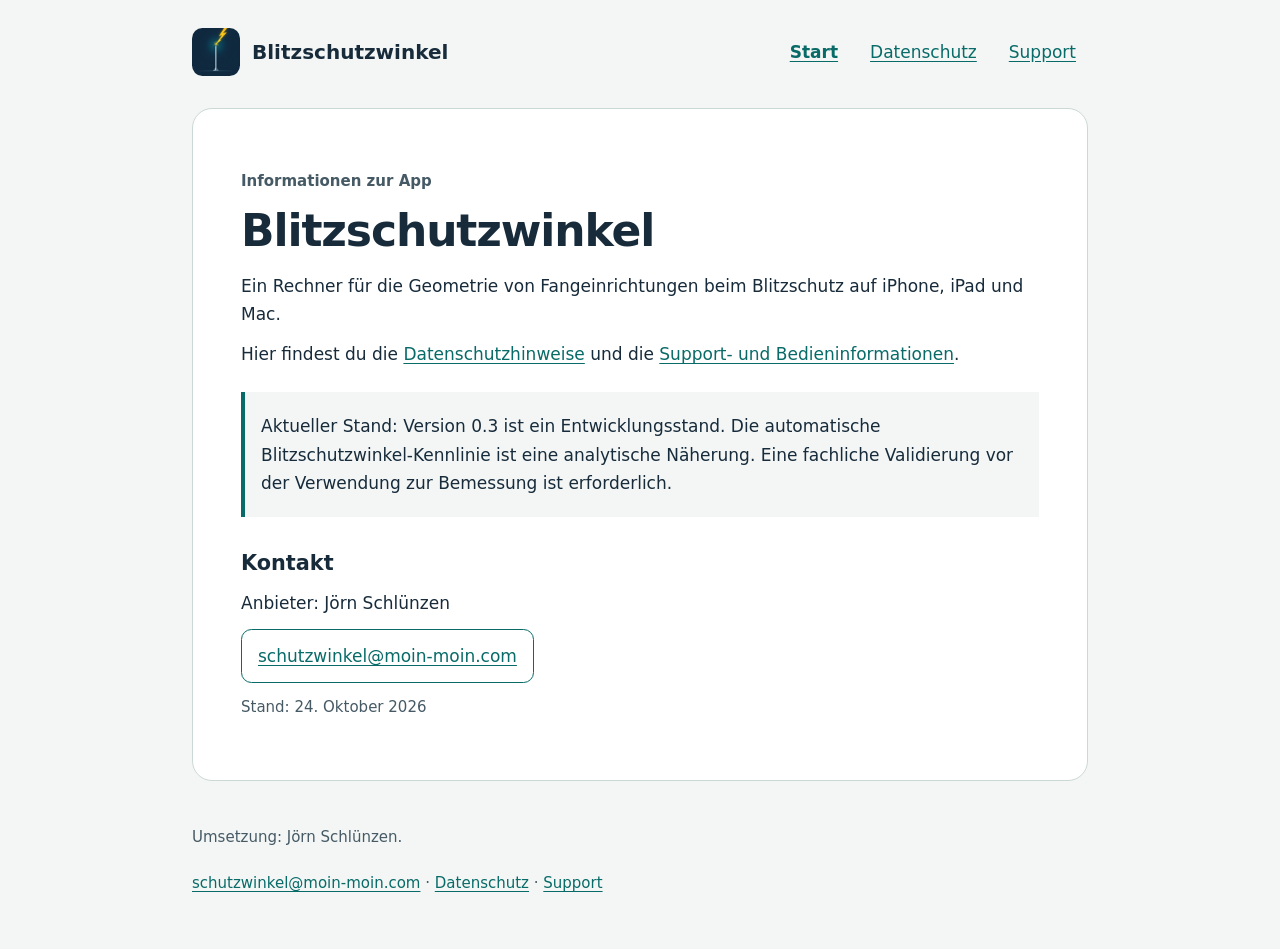
<file: index.html>
<!doctype html>
<html lang="de"><head><meta charset="utf-8"><meta name="viewport" content="width=device-width, initial-scale=1"><meta name="description" content="Informationen zur App Blitzschutzwinkel von Jörn Schlünzen."><title>Informationen · Blitzschutzwinkel</title><link rel="stylesheet" href="./assets/site.css"><link rel="icon" type="image/png" href="./assets/fangstange.png"></head>
<body><a class="skip" href="#inhalt">Zum Inhalt</a><header><a class="brand" href="./index.html"><img src="./assets/fangstange.png" alt="" width="48" height="48"><span>Blitzschutzwinkel</span></a><nav aria-label="Hauptnavigation"><a href="./index.html" aria-current="page">Start</a><a href="./datenschutz/">Datenschutz</a><a href="./support/">Support</a></nav></header><main id="inhalt"><article><p class="eyebrow">Informationen zur App</p><h1>Blitzschutzwinkel</h1><p>Ein Rechner für die Geometrie von Fangeinrichtungen beim Blitzschutz auf iPhone, iPad und Mac.</p><p>Hier findest du die <a href="./datenschutz/">Datenschutzhinweise</a> und die <a href="./support/">Support- und Bedieninformationen</a>.</p><div class="notice"><p>Aktueller Stand: Version 0.3 ist ein Entwicklungsstand. Die automatische Blitzschutzwinkel-Kennlinie ist eine analytische Näherung. Eine fachliche Validierung vor der Verwendung zur Bemessung ist erforderlich.</p></div><h2>Kontakt</h2><p>Anbieter: Jörn Schlünzen</p><p><a class="contact" href="mailto:schutzwinkel@moin-moin.com">schutzwinkel@moin-moin.com</a></p><p class="meta">Stand: 24. Oktober 2026</p></article></main><footer><p>Umsetzung: Jörn Schlünzen.</p><p><a href="mailto:schutzwinkel@moin-moin.com">schutzwinkel@moin-moin.com</a> · <a href="./datenschutz/">Datenschutz</a> · <a href="./support/">Support</a></p></footer></body></html>
</file>
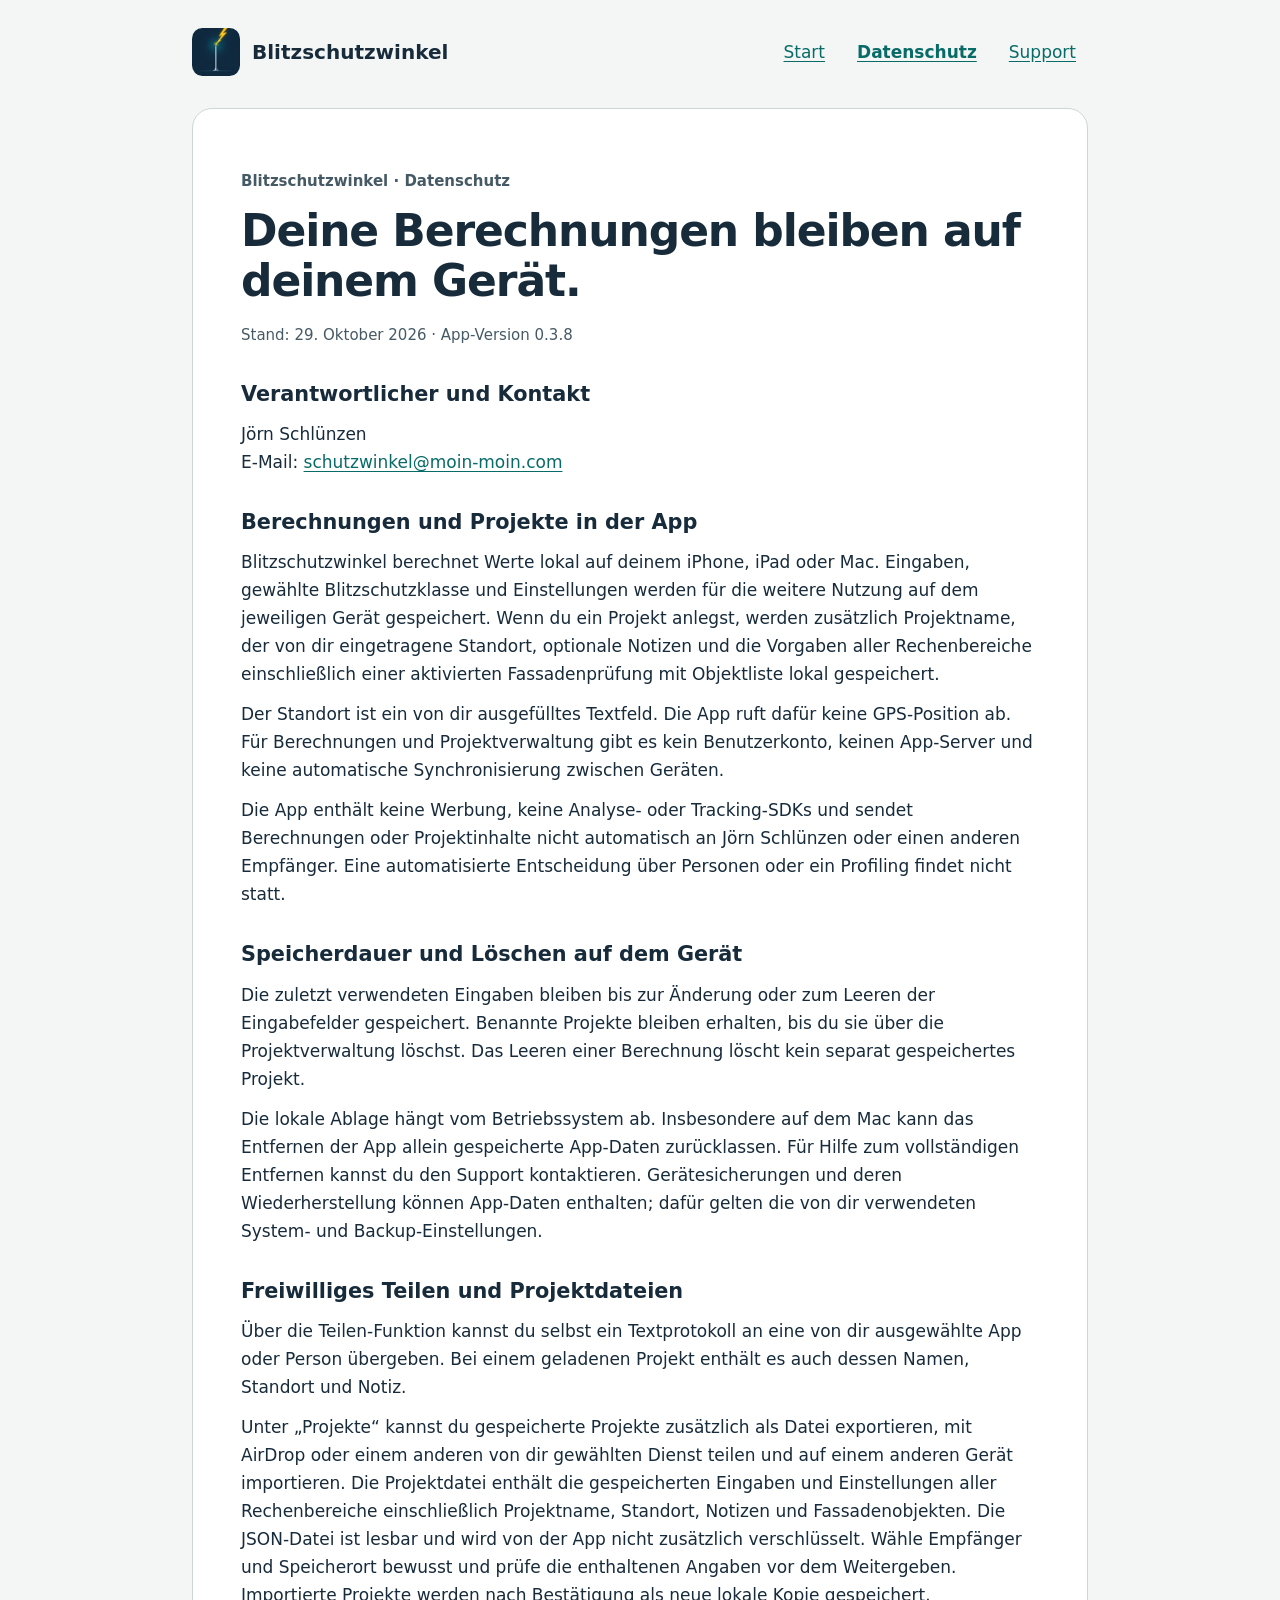
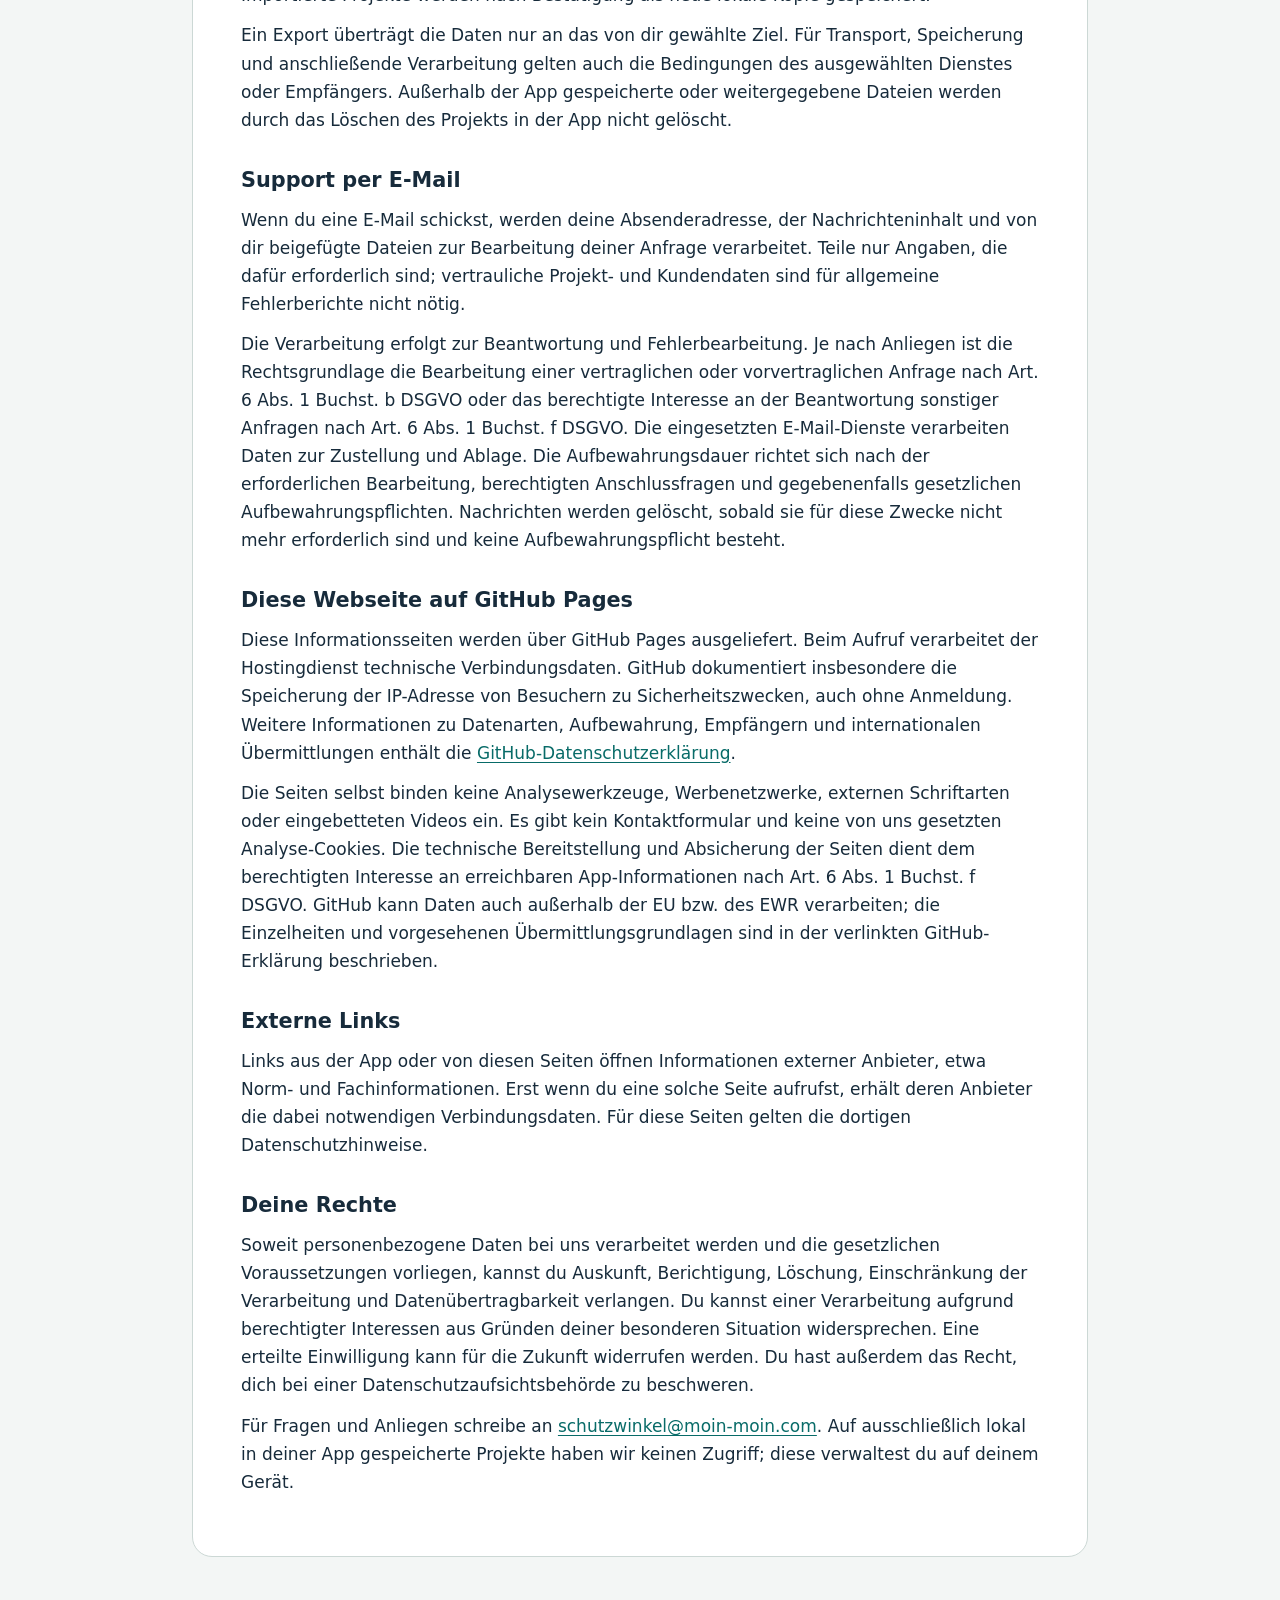
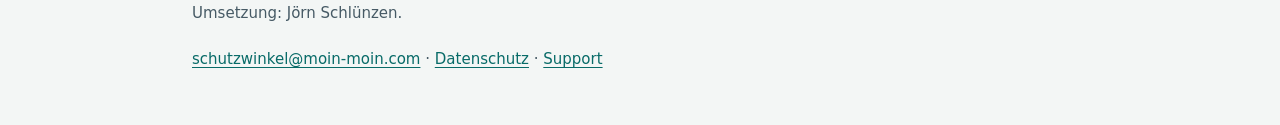
<file: datenschutz/index.html>
<!doctype html>
<html lang="de"><head><meta charset="utf-8"><meta name="viewport" content="width=device-width, initial-scale=1"><meta name="description" content="Datenschutz zur App Blitzschutzwinkel von Jörn Schlünzen."><title>Datenschutz · Blitzschutzwinkel</title><link rel="stylesheet" href="../assets/site.css"><link rel="icon" type="image/png" href="../assets/fangstange.png"></head>
<body><a class="skip" href="#inhalt">Zum Inhalt</a><header><a class="brand" href="../index.html"><img src="../assets/fangstange.png" alt="" width="48" height="48"><span>Blitzschutzwinkel</span></a><nav aria-label="Hauptnavigation"><a href="../index.html">Start</a><a href="../datenschutz/" aria-current="page">Datenschutz</a><a href="../support/">Support</a></nav></header><main id="inhalt"><article><p class="eyebrow">Blitzschutzwinkel · Datenschutz</p><h1>Deine Berechnungen bleiben auf deinem Gerät.</h1><p class="meta">Stand: 29. Oktober 2026 · App-Version 0.3.8</p><h2>Verantwortlicher und Kontakt</h2><p>Jörn Schlünzen<br>E-Mail: <a href="mailto:schutzwinkel@moin-moin.com">schutzwinkel@moin-moin.com</a></p><h2>Berechnungen und Projekte in der App</h2><p>Blitzschutzwinkel berechnet Werte lokal auf deinem iPhone, iPad oder Mac. Eingaben, gewählte Blitzschutzklasse und Einstellungen werden für die weitere Nutzung auf dem jeweiligen Gerät gespeichert. Wenn du ein Projekt anlegst, werden zusätzlich Projektname, der von dir eingetragene Standort, optionale Notizen und die Vorgaben aller Rechenbereiche einschließlich einer aktivierten Fassadenprüfung mit Objektliste lokal gespeichert.</p><p>Der Standort ist ein von dir ausgefülltes Textfeld. Die App ruft dafür keine GPS-Position ab. Für Berechnungen und Projektverwaltung gibt es kein Benutzerkonto, keinen App-Server und keine automatische Synchronisierung zwischen Geräten.</p><p>Die App enthält keine Werbung, keine Analyse- oder Tracking-SDKs und sendet Berechnungen oder Projektinhalte nicht automatisch an Jörn Schlünzen oder einen anderen Empfänger. Eine automatisierte Entscheidung über Personen oder ein Profiling findet nicht statt.</p><h2>Speicherdauer und Löschen auf dem Gerät</h2><p>Die zuletzt verwendeten Eingaben bleiben bis zur Änderung oder zum Leeren der Eingabefelder gespeichert. Benannte Projekte bleiben erhalten, bis du sie über die Projektverwaltung löschst. Das Leeren einer Berechnung löscht kein separat gespeichertes Projekt.</p><p>Die lokale Ablage hängt vom Betriebssystem ab. Insbesondere auf dem Mac kann das Entfernen der App allein gespeicherte App-Daten zurücklassen. Für Hilfe zum vollständigen Entfernen kannst du den Support kontaktieren. Gerätesicherungen und deren Wiederherstellung können App-Daten enthalten; dafür gelten die von dir verwendeten System- und Backup-Einstellungen.</p><h2>Freiwilliges Teilen und Projektdateien</h2><p>Über die Teilen-Funktion kannst du selbst ein Textprotokoll an eine von dir ausgewählte App oder Person übergeben. Bei einem geladenen Projekt enthält es auch dessen Namen, Standort und Notiz.</p><p>Unter „Projekte“ kannst du gespeicherte Projekte zusätzlich als Datei exportieren, mit AirDrop oder einem anderen von dir gewählten Dienst teilen und auf einem anderen Gerät importieren. Die Projektdatei enthält die gespeicherten Eingaben und Einstellungen aller Rechenbereiche einschließlich Projektname, Standort, Notizen und Fassadenobjekten. Die JSON-Datei ist lesbar und wird von der App nicht zusätzlich verschlüsselt. Wähle Empfänger und Speicherort bewusst und prüfe die enthaltenen Angaben vor dem Weitergeben. Importierte Projekte werden nach Bestätigung als neue lokale Kopie gespeichert.</p><p>Ein Export überträgt die Daten nur an das von dir gewählte Ziel. Für Transport, Speicherung und anschließende Verarbeitung gelten auch die Bedingungen des ausgewählten Dienstes oder Empfängers. Außerhalb der App gespeicherte oder weitergegebene Dateien werden durch das Löschen des Projekts in der App nicht gelöscht.</p><h2>Support per E-Mail</h2><p>Wenn du eine E-Mail schickst, werden deine Absenderadresse, der Nachrichteninhalt und von dir beigefügte Dateien zur Bearbeitung deiner Anfrage verarbeitet. Teile nur Angaben, die dafür erforderlich sind; vertrauliche Projekt- und Kundendaten sind für allgemeine Fehlerberichte nicht nötig.</p><p>Die Verarbeitung erfolgt zur Beantwortung und Fehlerbearbeitung. Je nach Anliegen ist die Rechtsgrundlage die Bearbeitung einer vertraglichen oder vorvertraglichen Anfrage nach Art. 6 Abs. 1 Buchst. b DSGVO oder das berechtigte Interesse an der Beantwortung sonstiger Anfragen nach Art. 6 Abs. 1 Buchst. f DSGVO. Die eingesetzten E-Mail-Dienste verarbeiten Daten zur Zustellung und Ablage. Die Aufbewahrungsdauer richtet sich nach der erforderlichen Bearbeitung, berechtigten Anschlussfragen und gegebenenfalls gesetzlichen Aufbewahrungspflichten. Nachrichten werden gelöscht, sobald sie für diese Zwecke nicht mehr erforderlich sind und keine Aufbewahrungspflicht besteht.</p><h2>Diese Webseite auf GitHub Pages</h2><p>Diese Informationsseiten werden über GitHub Pages ausgeliefert. Beim Aufruf verarbeitet der Hostingdienst technische Verbindungsdaten. GitHub dokumentiert insbesondere die Speicherung der IP-Adresse von Besuchern zu Sicherheitszwecken, auch ohne Anmeldung. Weitere Informationen zu Datenarten, Aufbewahrung, Empfängern und internationalen Übermittlungen enthält die <a href="https://docs.github.com/en/site-policy/privacy-policies/github-general-privacy-statement">GitHub-Datenschutzerklärung</a>.</p><p>Die Seiten selbst binden keine Analysewerkzeuge, Werbenetzwerke, externen Schriftarten oder eingebetteten Videos ein. Es gibt kein Kontaktformular und keine von uns gesetzten Analyse-Cookies. Die technische Bereitstellung und Absicherung der Seiten dient dem berechtigten Interesse an erreichbaren App-Informationen nach Art. 6 Abs. 1 Buchst. f DSGVO. GitHub kann Daten auch außerhalb der EU bzw. des EWR verarbeiten; die Einzelheiten und vorgesehenen Übermittlungsgrundlagen sind in der verlinkten GitHub-Erklärung beschrieben.</p><h2>Externe Links</h2><p>Links aus der App oder von diesen Seiten öffnen Informationen externer Anbieter, etwa Norm- und Fachinformationen. Erst wenn du eine solche Seite aufrufst, erhält deren Anbieter die dabei notwendigen Verbindungsdaten. Für diese Seiten gelten die dortigen Datenschutzhinweise.</p><h2>Deine Rechte</h2><p>Soweit personenbezogene Daten bei uns verarbeitet werden und die gesetzlichen Voraussetzungen vorliegen, kannst du Auskunft, Berichtigung, Löschung, Einschränkung der Verarbeitung und Datenübertragbarkeit verlangen. Du kannst einer Verarbeitung aufgrund berechtigter Interessen aus Gründen deiner besonderen Situation widersprechen. Eine erteilte Einwilligung kann für die Zukunft widerrufen werden. Du hast außerdem das Recht, dich bei einer Datenschutzaufsichtsbehörde zu beschweren.</p><p>Für Fragen und Anliegen schreibe an <a href="mailto:schutzwinkel@moin-moin.com">schutzwinkel@moin-moin.com</a>. Auf ausschließlich lokal in deiner App gespeicherte Projekte haben wir keinen Zugriff; diese verwaltest du auf deinem Gerät.</p></article></main><footer><p>Umsetzung: Jörn Schlünzen.</p><p><a href="mailto:schutzwinkel@moin-moin.com">schutzwinkel@moin-moin.com</a> · <a href="../datenschutz/">Datenschutz</a> · <a href="../support/">Support</a></p></footer></body></html>
</file>
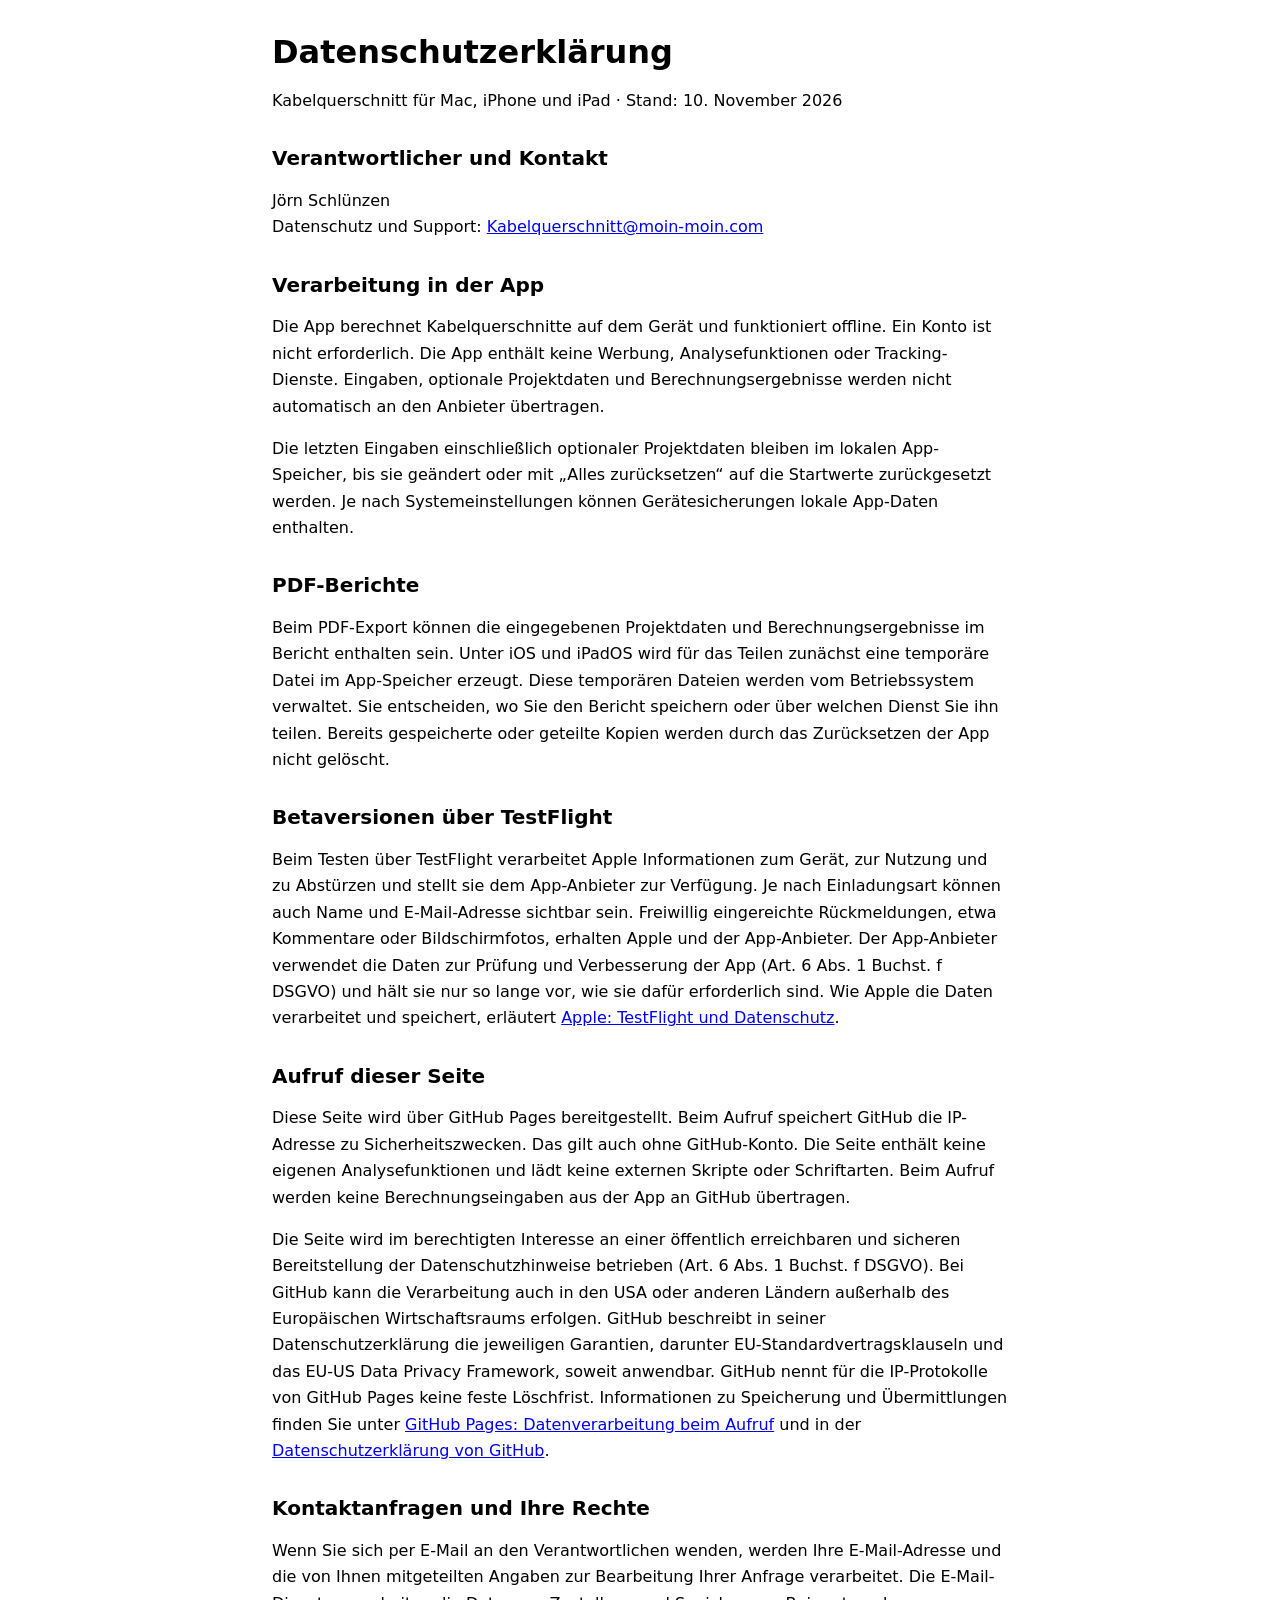
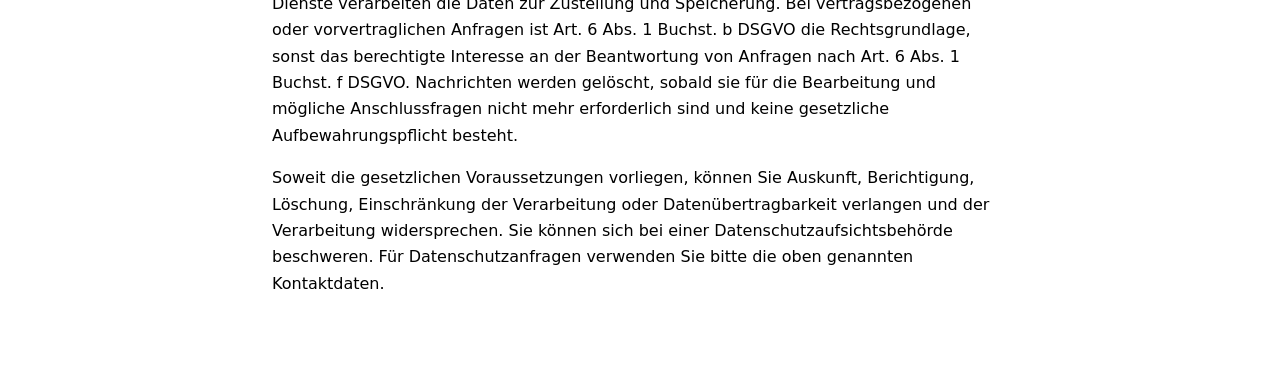
<file: kabelquerschnitt/index.html>
<!doctype html>
<html lang="de">
<head>
  <meta charset="utf-8">
  <meta name="viewport" content="width=device-width, initial-scale=1">
  <meta name="description" content="Datenschutzerklärung und Kontakt für die App Kabelquerschnitt auf Mac, iPhone und iPad.">
  <title>Datenschutzerklärung – Kabelquerschnitt</title>
  <style>
    :root { color-scheme: light dark; font-family: system-ui, sans-serif; }
    body { margin: 0; line-height: 1.65; }
    main { max-width: 46rem; margin: auto; padding: 2rem 1.25rem 4rem; }
    h1, h2 { line-height: 1.25; }
    h1 { margin: 0 0 .5rem; }
    h2 { font-size: 1.25rem; margin-top: 2rem; }
    a { overflow-wrap: anywhere; }
  </style>
</head>
<body>
  <main>
    <h1>Datenschutzerklärung</h1>
    <p>Kabelquerschnitt für Mac, iPhone und iPad · Stand: 10. November 2026</p>

    <h2 id="kontakt">Verantwortlicher und Kontakt</h2>
    <p>Jörn Schlünzen<br>Datenschutz und Support: <a href="mailto:Kabelquerschnitt@moin-moin.com">Kabelquerschnitt@moin-moin.com</a></p>

    <h2>Verarbeitung in der App</h2>
    <p>Die App berechnet Kabelquerschnitte auf dem Gerät und funktioniert offline. Ein Konto ist nicht erforderlich. Die App enthält keine Werbung, Analysefunktionen oder Tracking-Dienste. Eingaben, optionale Projektdaten und Berechnungsergebnisse werden nicht automatisch an den Anbieter übertragen.</p>
    <p>Die letzten Eingaben einschließlich optionaler Projektdaten bleiben im lokalen App-Speicher, bis sie geändert oder mit „Alles zurücksetzen“ auf die Startwerte zurückgesetzt werden. Je nach Systemeinstellungen können Gerätesicherungen lokale App-Daten enthalten.</p>

    <h2>PDF-Berichte</h2>
    <p>Beim PDF-Export können die eingegebenen Projektdaten und Berechnungsergebnisse im Bericht enthalten sein. Unter iOS und iPadOS wird für das Teilen zunächst eine temporäre Datei im App-Speicher erzeugt. Diese temporären Dateien werden vom Betriebssystem verwaltet. Sie entscheiden, wo Sie den Bericht speichern oder über welchen Dienst Sie ihn teilen. Bereits gespeicherte oder geteilte Kopien werden durch das Zurücksetzen der App nicht gelöscht.</p>

    <h2>Betaversionen über TestFlight</h2>
    <p>Beim Testen über TestFlight verarbeitet Apple Informationen zum Gerät, zur Nutzung und zu Abstürzen und stellt sie dem App-Anbieter zur Verfügung. Je nach Einladungsart können auch Name und E-Mail-Adresse sichtbar sein. Freiwillig eingereichte Rückmeldungen, etwa Kommentare oder Bildschirmfotos, erhalten Apple und der App-Anbieter. Der App-Anbieter verwendet die Daten zur Prüfung und Verbesserung der App (Art. 6 Abs. 1 Buchst. f DSGVO) und hält sie nur so lange vor, wie sie dafür erforderlich sind. Wie Apple die Daten verarbeitet und speichert, erläutert <a href="https://www.apple.com/legal/privacy/data/en/test-flight/">Apple: TestFlight und Datenschutz</a>.</p>

    <h2>Aufruf dieser Seite</h2>
    <p>Diese Seite wird über GitHub Pages bereitgestellt. Beim Aufruf speichert GitHub die IP-Adresse zu Sicherheitszwecken. Das gilt auch ohne GitHub-Konto. Die Seite enthält keine eigenen Analysefunktionen und lädt keine externen Skripte oder Schriftarten. Beim Aufruf werden keine Berechnungseingaben aus der App an GitHub übertragen.</p>
    <p>Die Seite wird im berechtigten Interesse an einer öffentlich erreichbaren und sicheren Bereitstellung der Datenschutzhinweise betrieben (Art. 6 Abs. 1 Buchst. f DSGVO). Bei GitHub kann die Verarbeitung auch in den USA oder anderen Ländern außerhalb des Europäischen Wirtschaftsraums erfolgen. GitHub beschreibt in seiner Datenschutzerklärung die jeweiligen Garantien, darunter EU-Standardvertragsklauseln und das EU-US Data Privacy Framework, soweit anwendbar. GitHub nennt für die IP-Protokolle von GitHub Pages keine feste Löschfrist. Informationen zu Speicherung und Übermittlungen finden Sie unter <a href="https://docs.github.com/en/pages/getting-started-with-github-pages/what-is-github-pages#data-collection">GitHub Pages: Datenverarbeitung beim Aufruf</a> und in der <a href="https://docs.github.com/en/site-policy/privacy-policies/github-general-privacy-statement">Datenschutzerklärung von GitHub</a>.</p>

    <h2>Kontaktanfragen und Ihre Rechte</h2>
    <p>Wenn Sie sich per E-Mail an den Verantwortlichen wenden, werden Ihre E-Mail-Adresse und die von Ihnen mitgeteilten Angaben zur Bearbeitung Ihrer Anfrage verarbeitet. Die E-Mail-Dienste verarbeiten die Daten zur Zustellung und Speicherung. Bei vertragsbezogenen oder vorvertraglichen Anfragen ist Art. 6 Abs. 1 Buchst. b DSGVO die Rechtsgrundlage, sonst das berechtigte Interesse an der Beantwortung von Anfragen nach Art. 6 Abs. 1 Buchst. f DSGVO. Nachrichten werden gelöscht, sobald sie für die Bearbeitung und mögliche Anschlussfragen nicht mehr erforderlich sind und keine gesetzliche Aufbewahrungspflicht besteht.</p>
    <p>Soweit die gesetzlichen Voraussetzungen vorliegen, können Sie Auskunft, Berichtigung, Löschung, Einschränkung der Verarbeitung oder Datenübertragbarkeit verlangen und der Verarbeitung widersprechen. Sie können sich bei einer Datenschutzaufsichtsbehörde beschweren. Für Datenschutzanfragen verwenden Sie bitte die oben genannten Kontaktdaten.</p>
  </main>
</body>
</html>
</file>
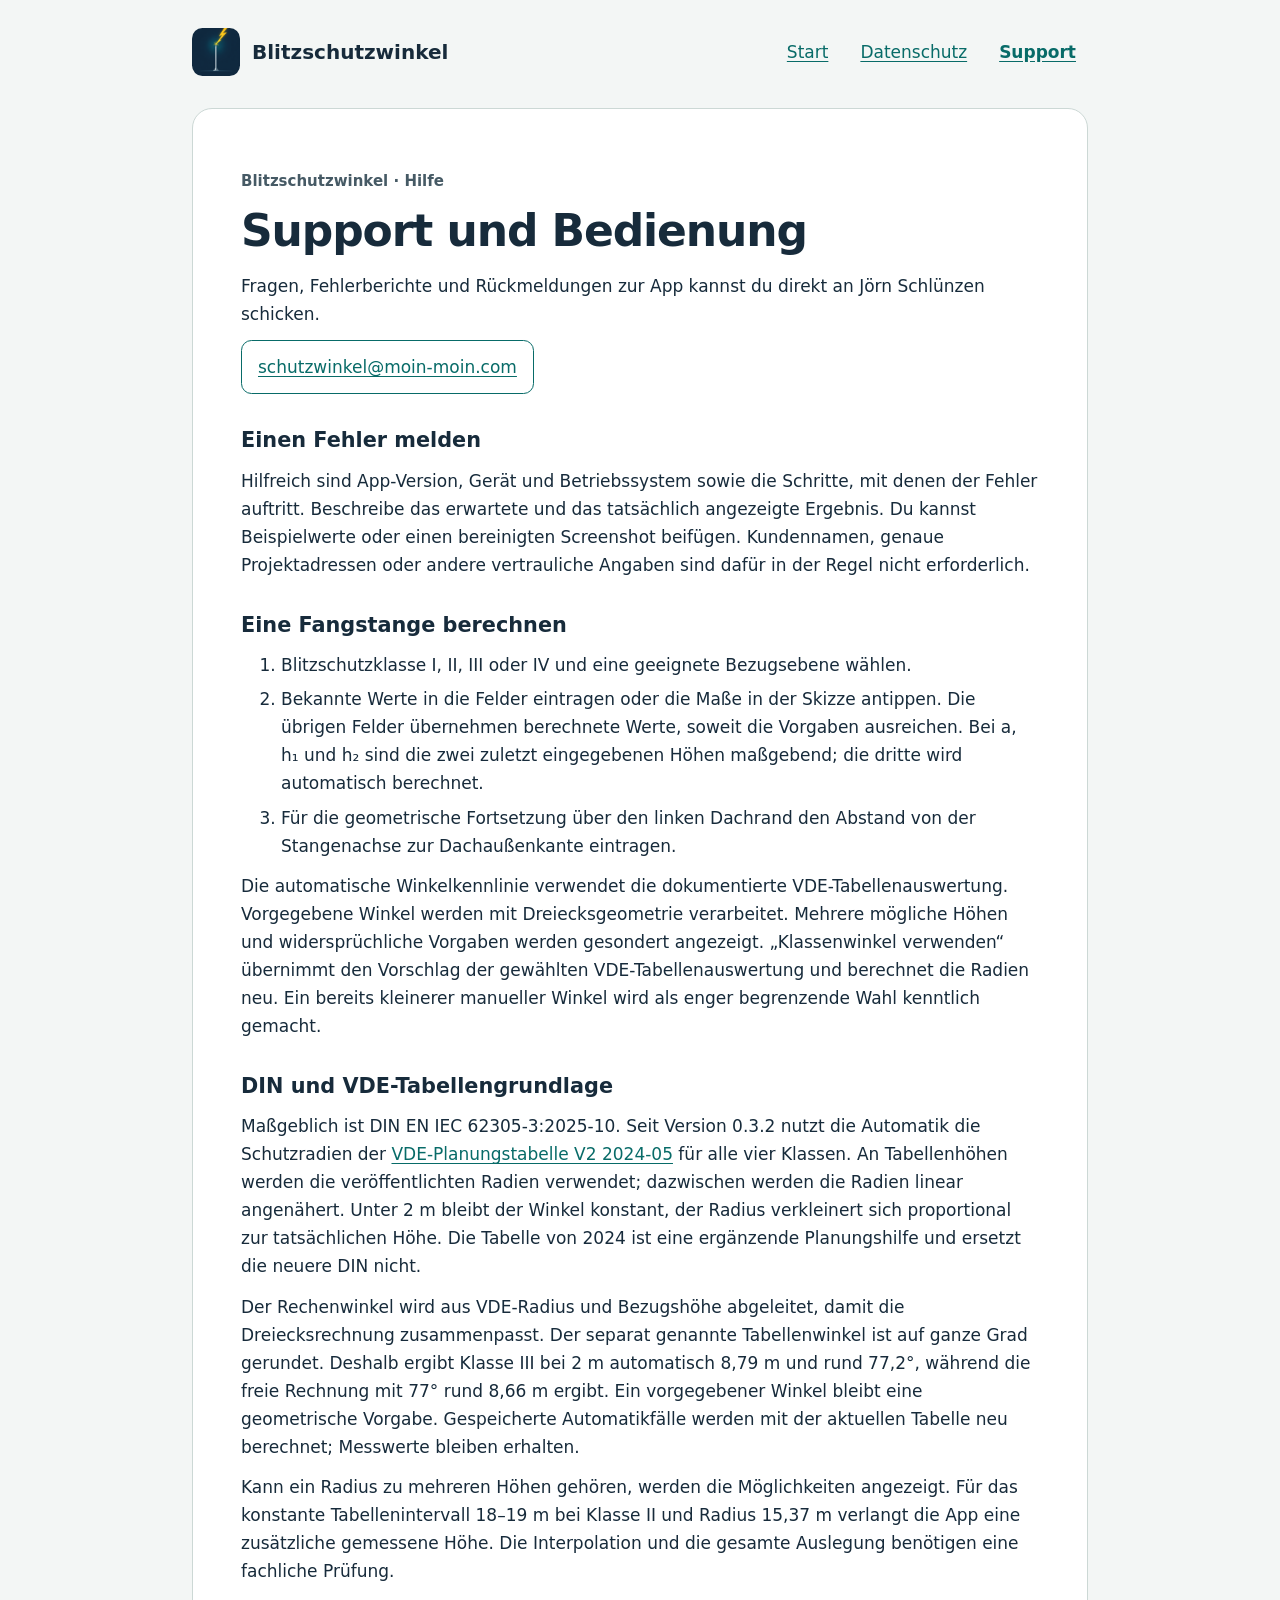
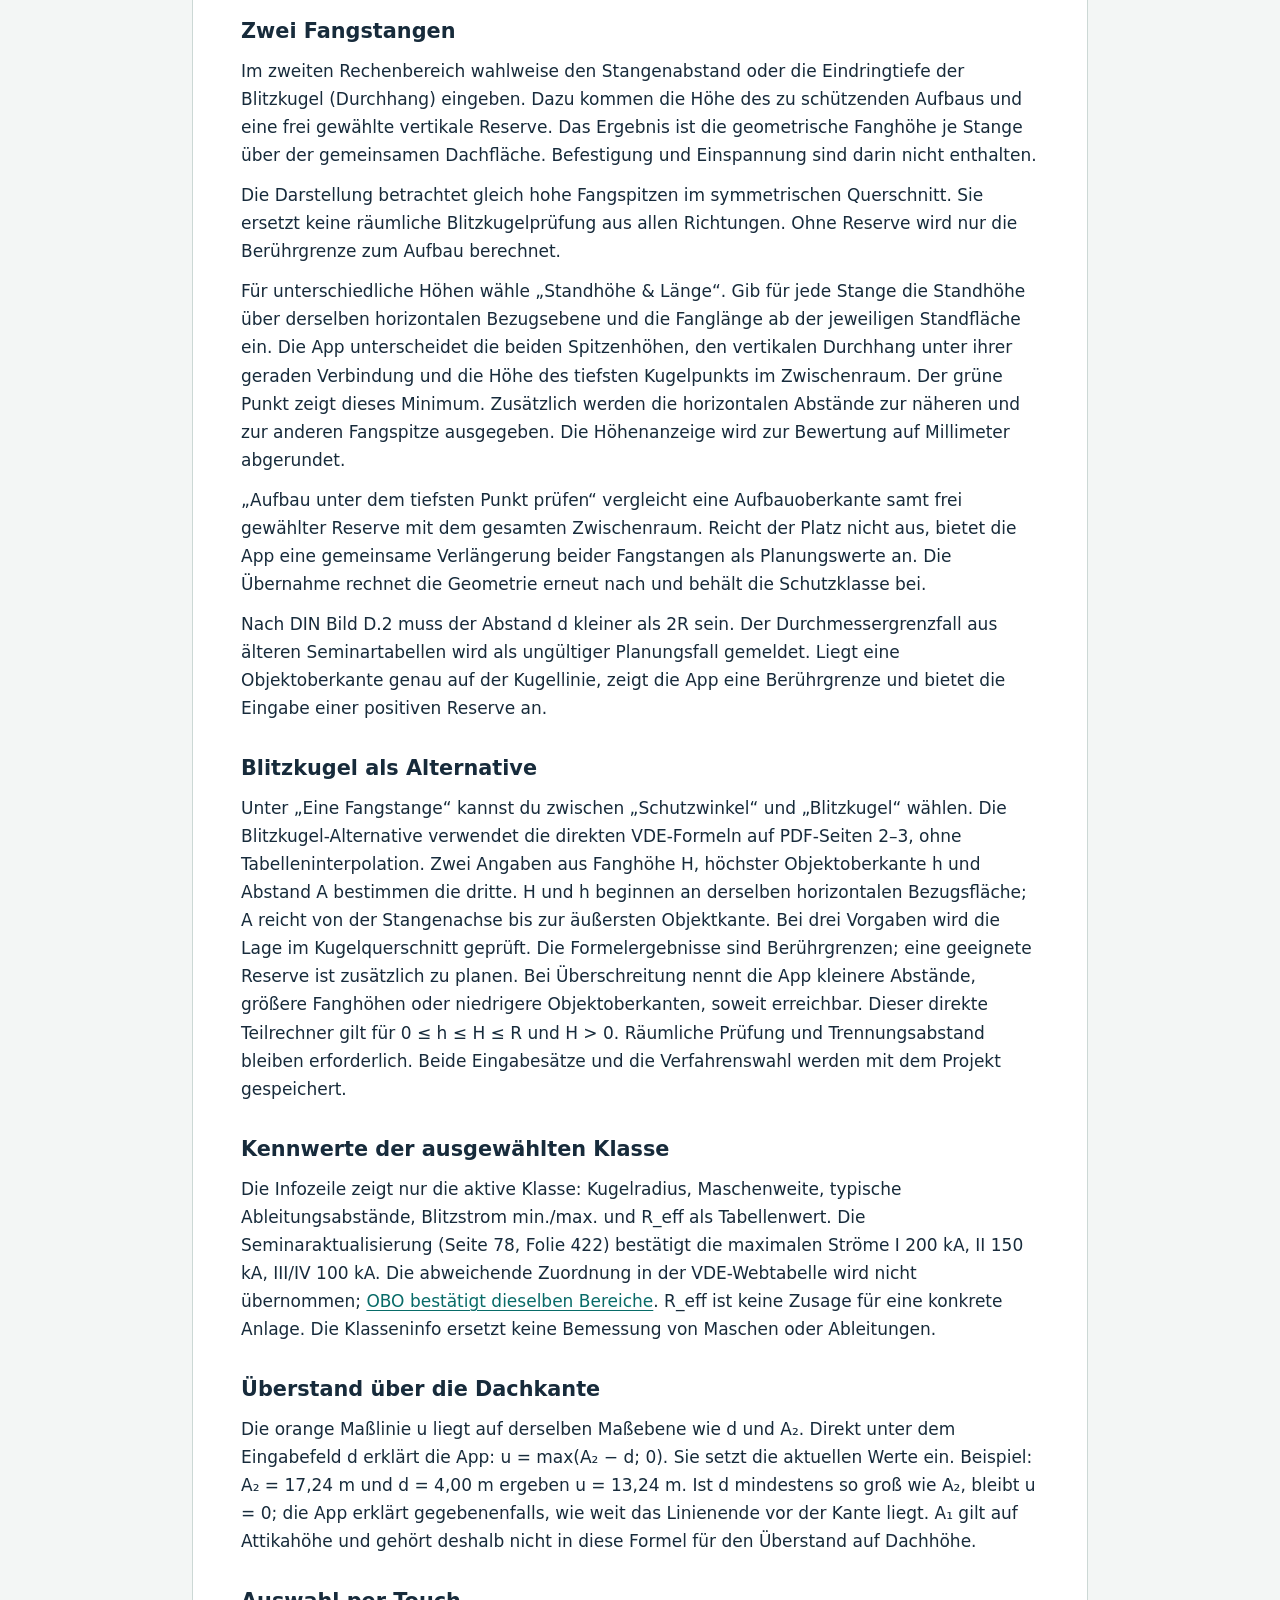
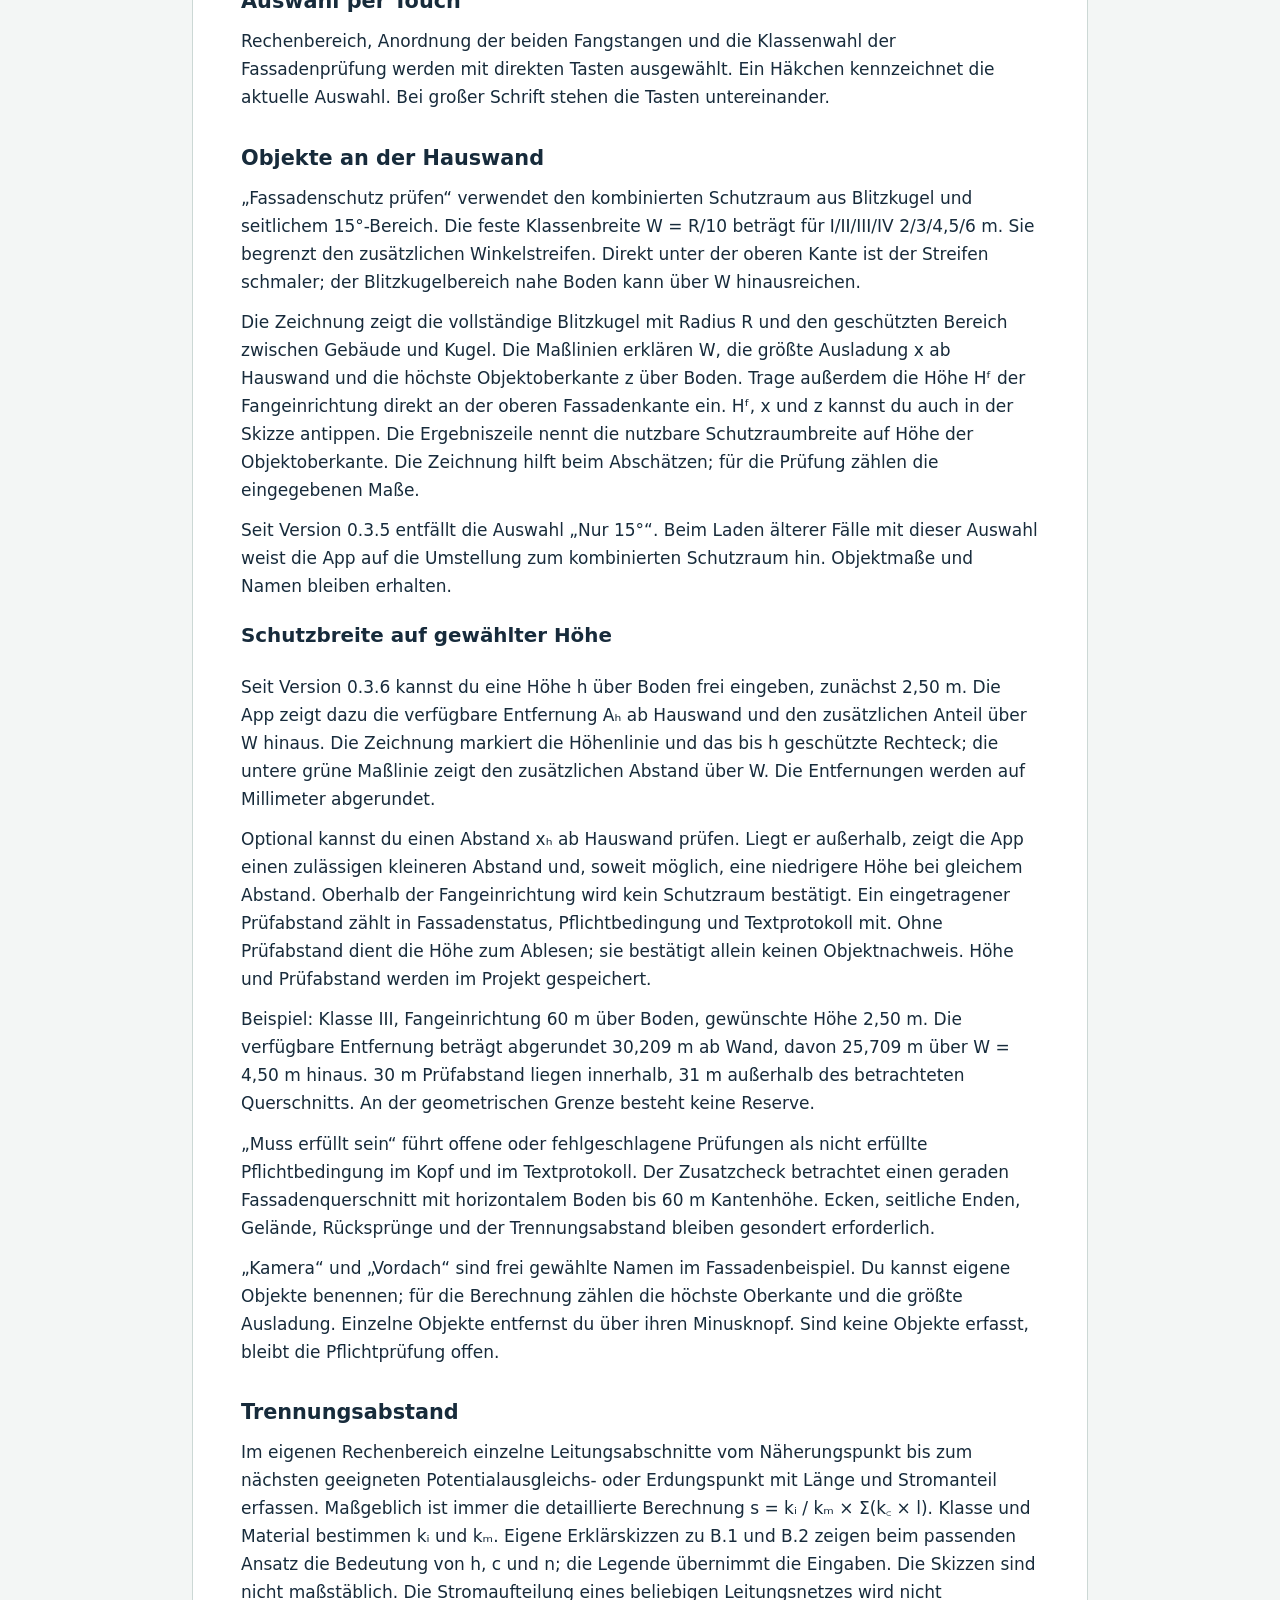
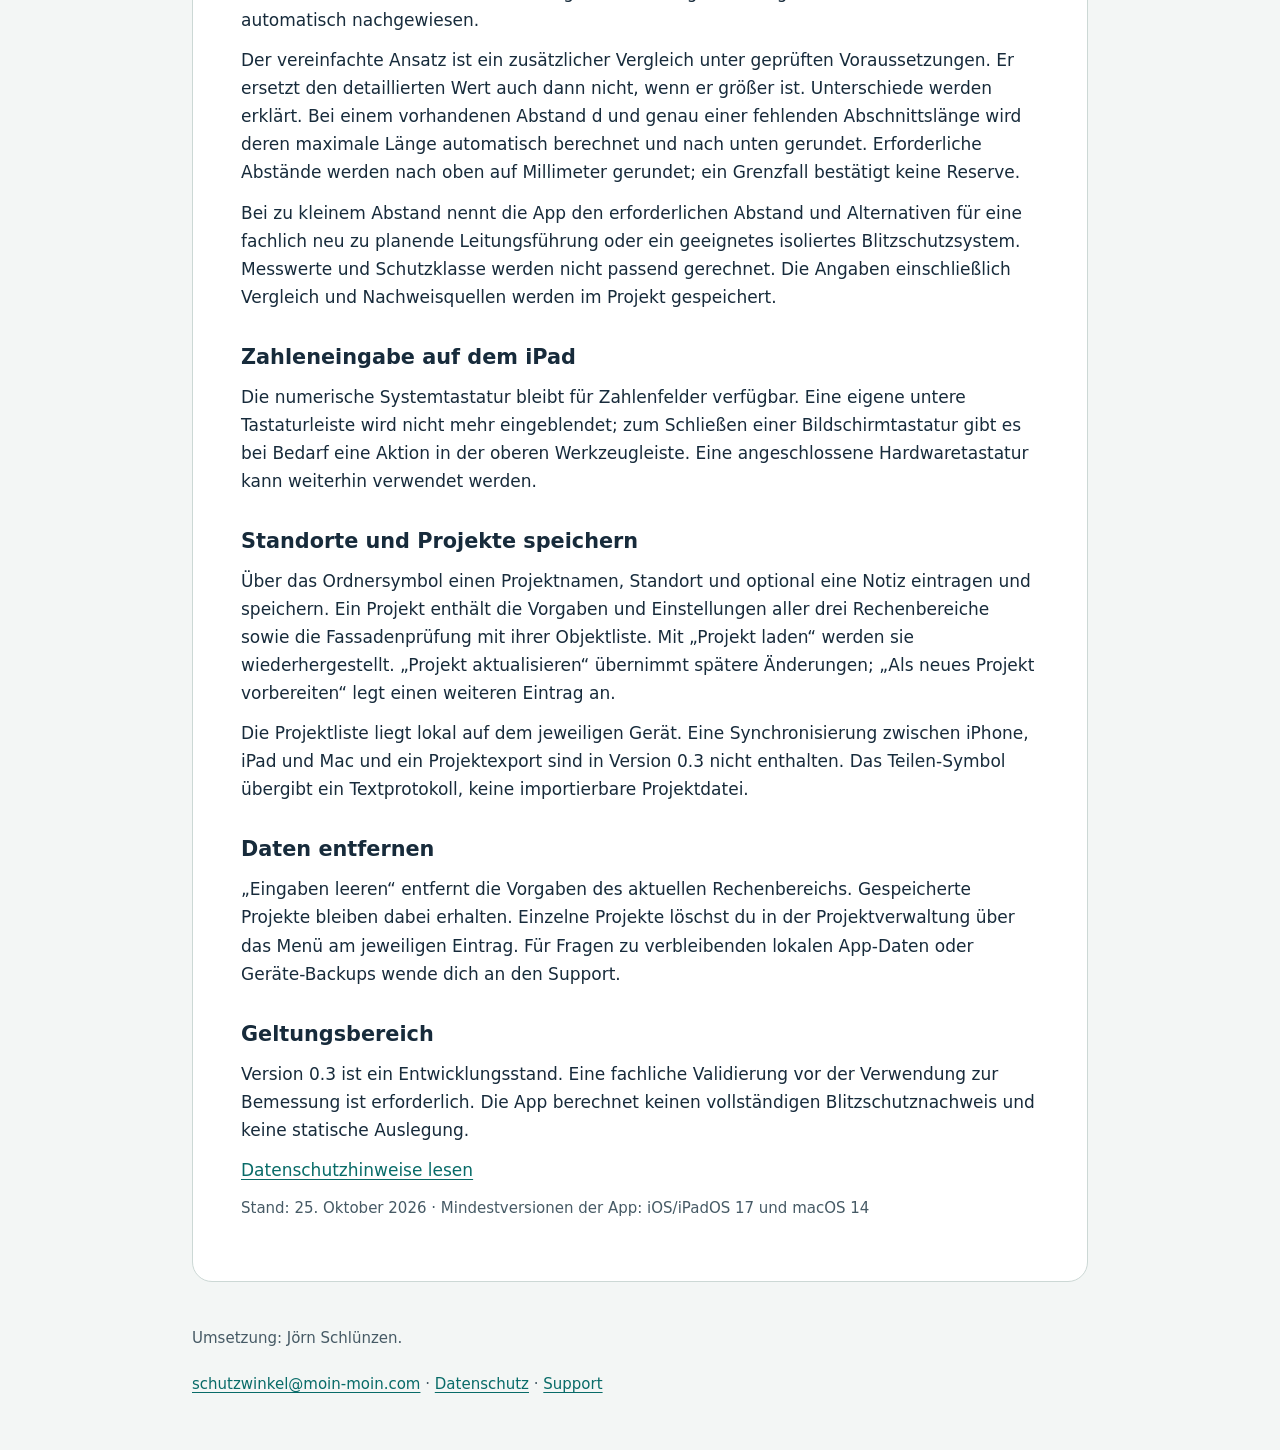
<file: support/index.html>
<!doctype html>
<html lang="de"><head><meta charset="utf-8"><meta name="viewport" content="width=device-width, initial-scale=1"><meta name="description" content="Support zur App Blitzschutzwinkel von Jörn Schlünzen."><title>Support · Blitzschutzwinkel</title><link rel="stylesheet" href="../assets/site.css"><link rel="icon" type="image/png" href="../assets/fangstange.png"></head>
<body><a class="skip" href="#inhalt">Zum Inhalt</a><header><a class="brand" href="../index.html"><img src="../assets/fangstange.png" alt="" width="48" height="48"><span>Blitzschutzwinkel</span></a><nav aria-label="Hauptnavigation"><a href="../index.html">Start</a><a href="../datenschutz/">Datenschutz</a><a href="../support/" aria-current="page">Support</a></nav></header><main id="inhalt"><article><p class="eyebrow">Blitzschutzwinkel · Hilfe</p><h1>Support und Bedienung</h1><p>Fragen, Fehlerberichte und Rückmeldungen zur App kannst du direkt an Jörn Schlünzen schicken.</p><p><a class="contact" href="mailto:schutzwinkel@moin-moin.com?subject=Schutzwinkel%20Support">schutzwinkel@moin-moin.com</a></p><h2>Einen Fehler melden</h2><p>Hilfreich sind App-Version, Gerät und Betriebssystem sowie die Schritte, mit denen der Fehler auftritt. Beschreibe das erwartete und das tatsächlich angezeigte Ergebnis. Du kannst Beispielwerte oder einen bereinigten Screenshot beifügen. Kundennamen, genaue Projektadressen oder andere vertrauliche Angaben sind dafür in der Regel nicht erforderlich.</p><h2>Eine Fangstange berechnen</h2><ol><li>Blitzschutzklasse I, II, III oder IV und eine geeignete Bezugsebene wählen.</li><li>Bekannte Werte in die Felder eintragen oder die Maße in der Skizze antippen. Die übrigen Felder übernehmen berechnete Werte, soweit die Vorgaben ausreichen. Bei a, h₁ und h₂ sind die zwei zuletzt eingegebenen Höhen maßgebend; die dritte wird automatisch berechnet.</li><li>Für die geometrische Fortsetzung über den linken Dachrand den Abstand von der Stangenachse zur Dachaußenkante eintragen.</li></ol><p>Die automatische Winkelkennlinie verwendet die dokumentierte VDE-Tabellenauswertung. Vorgegebene Winkel werden mit Dreiecksgeometrie verarbeitet. Mehrere mögliche Höhen und widersprüchliche Vorgaben werden gesondert angezeigt. „Klassenwinkel verwenden“ übernimmt den Vorschlag der gewählten VDE-Tabellenauswertung und berechnet die Radien neu. Ein bereits kleinerer manueller Winkel wird als enger begrenzende Wahl kenntlich gemacht.</p><h2>DIN und VDE-Tabellengrundlage</h2><p>Maßgeblich ist DIN EN IEC 62305-3:2025-10. Seit Version 0.3.2 nutzt die Automatik die Schutzradien der <a href="https://www.vde.com/de/blitzschutz/infos/tabellen#2">VDE-Planungstabelle V2 2024-05</a> für alle vier Klassen. An Tabellenhöhen werden die veröffentlichten Radien verwendet; dazwischen werden die Radien linear angenähert. Unter 2 m bleibt der Winkel konstant, der Radius verkleinert sich proportional zur tatsächlichen Höhe. Die Tabelle von 2024 ist eine ergänzende Planungshilfe und ersetzt die neuere DIN nicht.</p><p>Der Rechenwinkel wird aus VDE-Radius und Bezugshöhe abgeleitet, damit die Dreiecksrechnung zusammenpasst. Der separat genannte Tabellenwinkel ist auf ganze Grad gerundet. Deshalb ergibt Klasse III bei 2 m automatisch 8,79 m und rund 77,2°, während die freie Rechnung mit 77° rund 8,66 m ergibt. Ein vorgegebener Winkel bleibt eine geometrische Vorgabe. Gespeicherte Automatikfälle werden mit der aktuellen Tabelle neu berechnet; Messwerte bleiben erhalten.</p><p>Kann ein Radius zu mehreren Höhen gehören, werden die Möglichkeiten angezeigt. Für das konstante Tabellenintervall 18–19 m bei Klasse II und Radius 15,37 m verlangt die App eine zusätzliche gemessene Höhe. Die Interpolation und die gesamte Auslegung benötigen eine fachliche Prüfung.</p><h2>Zwei Fangstangen</h2><p>Im zweiten Rechenbereich wahlweise den Stangenabstand oder die Eindringtiefe der Blitzkugel (Durchhang) eingeben. Dazu kommen die Höhe des zu schützenden Aufbaus und eine frei gewählte vertikale Reserve. Das Ergebnis ist die geometrische Fanghöhe je Stange über der gemeinsamen Dachfläche. Befestigung und Einspannung sind darin nicht enthalten.</p><p>Die Darstellung betrachtet gleich hohe Fangspitzen im symmetrischen Querschnitt. Sie ersetzt keine räumliche Blitzkugelprüfung aus allen Richtungen. Ohne Reserve wird nur die Berührgrenze zum Aufbau berechnet.</p><p>Für unterschiedliche Höhen wähle „Standhöhe &amp; Länge“. Gib für jede Stange die Standhöhe über derselben horizontalen Bezugsebene und die Fanglänge ab der jeweiligen Standfläche ein. Die App unterscheidet die beiden Spitzenhöhen, den vertikalen Durchhang unter ihrer geraden Verbindung und die Höhe des tiefsten Kugelpunkts im Zwischenraum. Der grüne Punkt zeigt dieses Minimum. Zusätzlich werden die horizontalen Abstände zur näheren und zur anderen Fangspitze ausgegeben. Die Höhenanzeige wird zur Bewertung auf Millimeter abgerundet.</p><p>„Aufbau unter dem tiefsten Punkt prüfen“ vergleicht eine Aufbauoberkante samt frei gewählter Reserve mit dem gesamten Zwischenraum. Reicht der Platz nicht aus, bietet die App eine gemeinsame Verlängerung beider Fangstangen als Planungswerte an. Die Übernahme rechnet die Geometrie erneut nach und behält die Schutzklasse bei.</p><p>Nach DIN Bild D.2 muss der Abstand d kleiner als 2R sein. Der Durchmessergrenzfall aus älteren Seminartabellen wird als ungültiger Planungsfall gemeldet. Liegt eine Objektoberkante genau auf der Kugellinie, zeigt die App eine Berührgrenze und bietet die Eingabe einer positiven Reserve an.</p><h2>Blitzkugel als Alternative</h2><p>Unter „Eine Fangstange“ kannst du zwischen „Schutzwinkel“ und „Blitzkugel“ wählen. Die Blitzkugel-Alternative verwendet die direkten VDE-Formeln auf PDF-Seiten 2–3, ohne Tabelleninterpolation. Zwei Angaben aus Fanghöhe H, höchster Objektoberkante h und Abstand A bestimmen die dritte. H und h beginnen an derselben horizontalen Bezugsfläche; A reicht von der Stangenachse bis zur äußersten Objektkante. Bei drei Vorgaben wird die Lage im Kugelquerschnitt geprüft. Die Formelergebnisse sind Berührgrenzen; eine geeignete Reserve ist zusätzlich zu planen. Bei Überschreitung nennt die App kleinere Abstände, größere Fanghöhen oder niedrigere Objektoberkanten, soweit erreichbar. Dieser direkte Teilrechner gilt für 0 ≤ h ≤ H ≤ R und H &gt; 0. Räumliche Prüfung und Trennungsabstand bleiben erforderlich. Beide Eingabesätze und die Verfahrenswahl werden mit dem Projekt gespeichert.</p><h2>Kennwerte der ausgewählten Klasse</h2><p>Die Infozeile zeigt nur die aktive Klasse: Kugelradius, Maschenweite, typische Ableitungsabstände, Blitzstrom min./max. und R_eff als Tabellenwert. Die Seminaraktualisierung (Seite 78, Folie 422) bestätigt die maximalen Ströme I 200 kA, II 150 kA, III/IV 100 kA. Die abweichende Zuordnung in der VDE-Webtabelle wird nicht übernommen; <a href="https://www.obo.de/de-de/wissen/ratgeber/planungshilfen-vds-richtlinie/blitzschutzklassen">OBO bestätigt dieselben Bereiche</a>. R_eff ist keine Zusage für eine konkrete Anlage. Die Klasseninfo ersetzt keine Bemessung von Maschen oder Ableitungen.</p><h2>Überstand über die Dachkante</h2><p>Die orange Maßlinie u liegt auf derselben Maßebene wie d und A₂. Direkt unter dem Eingabefeld d erklärt die App: u = max(A₂ − d; 0). Sie setzt die aktuellen Werte ein. Beispiel: A₂ = 17,24 m und d = 4,00 m ergeben u = 13,24 m. Ist d mindestens so groß wie A₂, bleibt u = 0; die App erklärt gegebenenfalls, wie weit das Linienende vor der Kante liegt. A₁ gilt auf Attikahöhe und gehört deshalb nicht in diese Formel für den Überstand auf Dachhöhe.</p><h2>Auswahl per Touch</h2><p>Rechenbereich, Anordnung der beiden Fangstangen und die Klassenwahl der Fassadenprüfung werden mit direkten Tasten ausgewählt. Ein Häkchen kennzeichnet die aktuelle Auswahl. Bei großer Schrift stehen die Tasten untereinander.</p><h2>Objekte an der Hauswand</h2><p>„Fassadenschutz prüfen“ verwendet den kombinierten Schutzraum aus Blitzkugel und seitlichem 15°-Bereich. Die feste Klassenbreite W = R/10 beträgt für I/II/III/IV 2/3/4,5/6 m. Sie begrenzt den zusätzlichen Winkelstreifen. Direkt unter der oberen Kante ist der Streifen schmaler; der Blitzkugelbereich nahe Boden kann über W hinausreichen.</p><p>Die Zeichnung zeigt die vollständige Blitzkugel mit Radius R und den geschützten Bereich zwischen Gebäude und Kugel. Die Maßlinien erklären W, die größte Ausladung x ab Hauswand und die höchste Objektoberkante z über Boden. Trage außerdem die Höhe Hᶠ der Fangeinrichtung direkt an der oberen Fassadenkante ein. Hᶠ, x und z kannst du auch in der Skizze antippen. Die Ergebniszeile nennt die nutzbare Schutzraumbreite auf Höhe der Objektoberkante. Die Zeichnung hilft beim Abschätzen; für die Prüfung zählen die eingegebenen Maße.</p><p>Seit Version 0.3.5 entfällt die Auswahl „Nur 15°“. Beim Laden älterer Fälle mit dieser Auswahl weist die App auf die Umstellung zum kombinierten Schutzraum hin. Objektmaße und Namen bleiben erhalten.</p><h3>Schutzbreite auf gewählter Höhe</h3><p>Seit Version 0.3.6 kannst du eine Höhe h über Boden frei eingeben, zunächst 2,50 m. Die App zeigt dazu die verfügbare Entfernung Aₕ ab Hauswand und den zusätzlichen Anteil über W hinaus. Die Zeichnung markiert die Höhenlinie und das bis h geschützte Rechteck; die untere grüne Maßlinie zeigt den zusätzlichen Abstand über W. Die Entfernungen werden auf Millimeter abgerundet.</p><p>Optional kannst du einen Abstand xₕ ab Hauswand prüfen. Liegt er außerhalb, zeigt die App einen zulässigen kleineren Abstand und, soweit möglich, eine niedrigere Höhe bei gleichem Abstand. Oberhalb der Fangeinrichtung wird kein Schutzraum bestätigt. Ein eingetragener Prüfabstand zählt in Fassadenstatus, Pflichtbedingung und Textprotokoll mit. Ohne Prüfabstand dient die Höhe zum Ablesen; sie bestätigt allein keinen Objektnachweis. Höhe und Prüfabstand werden im Projekt gespeichert.</p><p>Beispiel: Klasse III, Fangeinrichtung 60 m über Boden, gewünschte Höhe 2,50 m. Die verfügbare Entfernung beträgt abgerundet 30,209 m ab Wand, davon 25,709 m über W = 4,50 m hinaus. 30 m Prüfabstand liegen innerhalb, 31 m außerhalb des betrachteten Querschnitts. An der geometrischen Grenze besteht keine Reserve.</p><p>„Muss erfüllt sein“ führt offene oder fehlgeschlagene Prüfungen als nicht erfüllte Pflichtbedingung im Kopf und im Textprotokoll. Der Zusatzcheck betrachtet einen geraden Fassadenquerschnitt mit horizontalem Boden bis 60 m Kantenhöhe. Ecken, seitliche Enden, Gelände, Rücksprünge und der Trennungsabstand bleiben gesondert erforderlich.</p><p>„Kamera“ und „Vordach“ sind frei gewählte Namen im Fassadenbeispiel. Du kannst eigene Objekte benennen; für die Berechnung zählen die höchste Oberkante und die größte Ausladung. Einzelne Objekte entfernst du über ihren Minusknopf. Sind keine Objekte erfasst, bleibt die Pflichtprüfung offen.</p><h2>Trennungsabstand</h2><p>Im eigenen Rechenbereich einzelne Leitungsabschnitte vom Näherungspunkt bis zum nächsten geeigneten Potentialausgleichs- oder Erdungspunkt mit Länge und Stromanteil erfassen. Maßgeblich ist immer die detaillierte Berechnung s = kᵢ / kₘ × Σ(k꜀ × l). Klasse und Material bestimmen kᵢ und kₘ. Eigene Erklärskizzen zu B.1 und B.2 zeigen beim passenden Ansatz die Bedeutung von h, c und n; die Legende übernimmt die Eingaben. Die Skizzen sind nicht maßstäblich. Die Stromaufteilung eines beliebigen Leitungsnetzes wird nicht automatisch nachgewiesen.</p><p>Der vereinfachte Ansatz ist ein zusätzlicher Vergleich unter geprüften Voraussetzungen. Er ersetzt den detaillierten Wert auch dann nicht, wenn er größer ist. Unterschiede werden erklärt. Bei einem vorhandenen Abstand d und genau einer fehlenden Abschnittslänge wird deren maximale Länge automatisch berechnet und nach unten gerundet. Erforderliche Abstände werden nach oben auf Millimeter gerundet; ein Grenzfall bestätigt keine Reserve.</p><p>Bei zu kleinem Abstand nennt die App den erforderlichen Abstand und Alternativen für eine fachlich neu zu planende Leitungsführung oder ein geeignetes isoliertes Blitzschutzsystem. Messwerte und Schutzklasse werden nicht passend gerechnet. Die Angaben einschließlich Vergleich und Nachweisquellen werden im Projekt gespeichert.</p><h2>Zahleneingabe auf dem iPad</h2><p>Die numerische Systemtastatur bleibt für Zahlenfelder verfügbar. Eine eigene untere Tastaturleiste wird nicht mehr eingeblendet; zum Schließen einer Bildschirmtastatur gibt es bei Bedarf eine Aktion in der oberen Werkzeugleiste. Eine angeschlossene Hardwaretastatur kann weiterhin verwendet werden.</p><h2>Standorte und Projekte speichern</h2><p>Über das Ordnersymbol einen Projektnamen, Standort und optional eine Notiz eintragen und speichern. Ein Projekt enthält die Vorgaben und Einstellungen aller drei Rechenbereiche sowie die Fassadenprüfung mit ihrer Objektliste. Mit „Projekt laden“ werden sie wiederhergestellt. „Projekt aktualisieren“ übernimmt spätere Änderungen; „Als neues Projekt vorbereiten“ legt einen weiteren Eintrag an.</p><p>Die Projektliste liegt lokal auf dem jeweiligen Gerät. Eine Synchronisierung zwischen iPhone, iPad und Mac und ein Projektexport sind in Version 0.3 nicht enthalten. Das Teilen-Symbol übergibt ein Textprotokoll, keine importierbare Projektdatei.</p><h2>Daten entfernen</h2><p>„Eingaben leeren“ entfernt die Vorgaben des aktuellen Rechenbereichs. Gespeicherte Projekte bleiben dabei erhalten. Einzelne Projekte löschst du in der Projektverwaltung über das Menü am jeweiligen Eintrag. Für Fragen zu verbleibenden lokalen App-Daten oder Geräte-Backups wende dich an den Support.</p><h2>Geltungsbereich</h2><p>Version 0.3 ist ein Entwicklungsstand. Eine fachliche Validierung vor der Verwendung zur Bemessung ist erforderlich. Die App berechnet keinen vollständigen Blitzschutznachweis und keine statische Auslegung.</p><p><a href="../datenschutz/">Datenschutzhinweise lesen</a></p><p class="meta">Stand: 25. Oktober 2026 · Mindestversionen der App: iOS/iPadOS 17 und macOS 14</p></article></main><footer><p>Umsetzung: Jörn Schlünzen.</p><p><a href="mailto:schutzwinkel@moin-moin.com">schutzwinkel@moin-moin.com</a> · <a href="../datenschutz/">Datenschutz</a> · <a href="../support/">Support</a></p></footer></body></html>
</file>
<file: assets/site.css>
:root { color-scheme: light dark; --bg: #f3f6f5; --card: #ffffff; --ink: #172b3b; --muted: #465a65; --accent: #086b68; --line: #ccd8d5; }
* { box-sizing: border-box; }
body { margin: 0; background: var(--bg); color: var(--ink); font: 1.0625rem/1.65 system-ui, -apple-system, BlinkMacSystemFont, sans-serif; }
a { color: var(--accent); text-underline-offset: .2em; overflow-wrap: anywhere; }
a:hover { text-decoration-thickness: .15em; }
a:focus-visible { outline: 3px solid var(--accent); outline-offset: 4px; border-radius: 3px; }
.skip { position: absolute; top: -6rem; left: 1rem; padding: .75rem 1rem; background: var(--card); z-index: 2; }
.skip:focus { top: .5rem; }
header, main, footer { width: min(100% - 2.5rem, 56rem); margin-inline: auto; }
header { padding-block: 1.75rem 1rem; display: flex; flex-wrap: wrap; align-items: center; justify-content: space-between; gap: 1rem; }
.brand { display: flex; align-items: center; gap: .75rem; color: var(--ink); text-decoration: none; font-size: 1.25rem; font-weight: 700; }
.brand img { width: 3rem; height: 3rem; border-radius: .65rem; }
nav { display: flex; flex-wrap: wrap; gap: .25rem .5rem; }
nav a { display: inline-flex; align-items: center; padding: .5rem .75rem; min-height: 44px; }
nav a[aria-current="page"] { font-weight: 700; }
main { padding-block: 1rem 2rem; }
article { padding: clamp(1.25rem, 4vw, 3rem); background: var(--card); border: 1px solid var(--line); border-radius: 1.25rem; }
h1 { font-size: clamp(2rem, 5vw, 2.75rem); line-height: 1.15; letter-spacing: -.025em; margin: .3rem 0 1rem; }
h2 { margin: 2rem 0 .5rem; font-size: 1.3rem; line-height: 1.35; }
p, ul, ol { margin-block: .75rem; }
li + li { margin-top: .4rem; }
.eyebrow, .meta { color: var(--muted); font-size: .9375rem; }
.eyebrow { font-weight: 650; }
.contact { display: inline-block; padding: .75rem 1rem; border: 1px solid var(--accent); border-radius: .65rem; min-height: 44px; }
.notice { border-left: 4px solid var(--accent); padding: .5rem 1rem; margin-block: 1.5rem; background: var(--bg); }
footer { padding-bottom: 2rem; color: var(--muted); font-size: .9375rem; }
footer a { display: inline-flex; padding-block: .5rem; min-height: 44px; align-items: center; }
@media (prefers-color-scheme: dark) { :root { --bg: #101c24; --card: #172b3b; --ink: #edf4f2; --muted: #becfcf; --accent: #8cdad2; --line: #3a535f; } }
</file>
